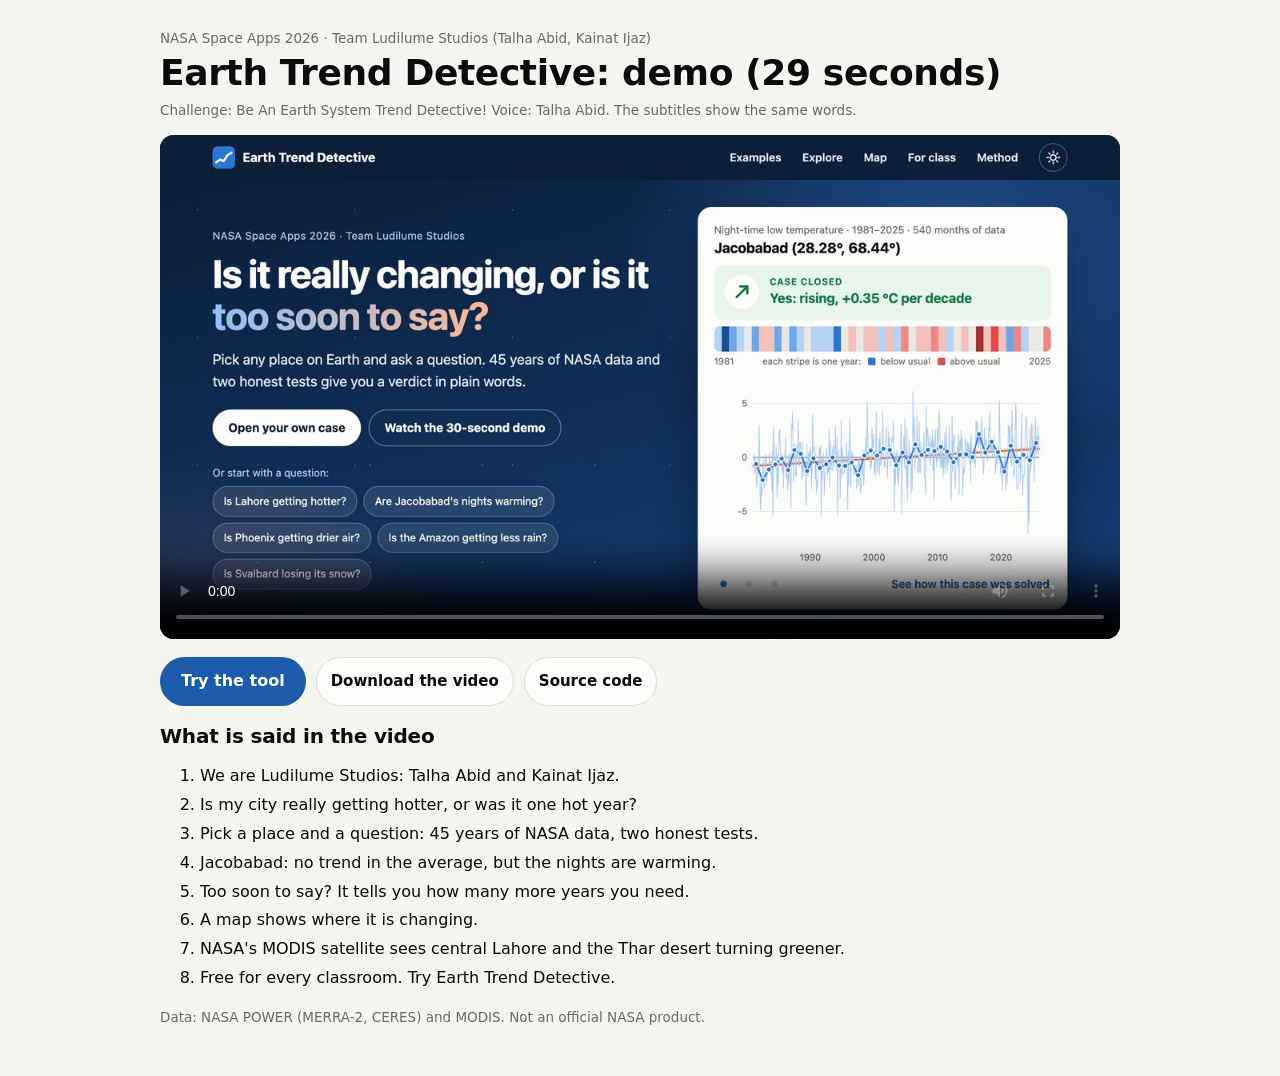
<file: web/demo.html>
<!doctype html>
<html lang="en">
<head>
  <meta charset="utf-8">
  <meta name="viewport" content="width=device-width, initial-scale=1">
  <title>Demo video: Earth Trend Detective</title>
  <meta name="description" content="A 29-second demo of Earth Trend Detective, by team Ludilume Studios for NASA Space Apps 2026.">
  <meta name="theme-color" content="#0b1f3a">
  <link rel="icon" href="favicon.svg" type="image/svg+xml">
  <link rel="stylesheet" href="css/app.css">
  <style>
    .demo-page { max-width: 1000px; margin: 0 auto; padding: 28px 20px 48px; }
    .demo-page video { width: 100%; height: auto; border-radius: 14px; background: #000; display: block; }
    .demo-page h1 { font-size: clamp(26px, 4vw, 36px); margin: 0 0 6px; }
    .demo-links { display: flex; flex-wrap: wrap; gap: 10px; margin: 18px 0; }
    .transcript li { margin-bottom: 4px; }
  </style>
</head>
<body>
  <main class="demo-page">
    <p class="result-kicker">NASA Space Apps 2026 · Team Ludilume Studios (Talha Abid, Kainat Ijaz)</p>
    <h1>Earth Trend Detective: demo (29 seconds)</h1>
    <p class="hint" style="margin-bottom:14px">Challenge: Be An Earth System Trend Detective! Voice: Talha Abid. The subtitles show the same words.</p>
    <video controls playsinline preload="metadata" poster="share.jpg">
      <source src="demo/earth-trend-detective-demo.mp4" type="video/mp4">
      Your browser cannot play this video. <a href="demo/earth-trend-detective-demo.mp4">Download it instead</a>.
    </video>
    <div class="demo-links">
      <a class="button primary" href="./">Try the tool</a>
      <a class="button secondary" href="demo/earth-trend-detective-demo.mp4" download>Download the video</a>
      <a class="button secondary" href="https://github.com/talhaabidj/earth-trend-detective">Source code</a>
    </div>
    <h2 style="font-size:20px">What is said in the video</h2>
    <ol class="transcript">
      <li>We are Ludilume Studios: Talha Abid and Kainat Ijaz.</li>
      <li>Is my city really getting hotter, or was it one hot year?</li>
      <li>Pick a place and a question: 45 years of NASA data, two honest tests.</li>
      <li>Jacobabad: no trend in the average, but the nights are warming.</li>
      <li>Too soon to say? It tells you how many more years you need.</li>
      <li>A map shows where it is changing.</li>
      <li>NASA's MODIS satellite sees central Lahore and the Thar desert turning greener.</li>
      <li>Free for every classroom. Try Earth Trend Detective.</li>
    </ol>
    <p class="source">Data: NASA POWER (MERRA-2, CERES) and MODIS. Not an official NASA product.</p>
  </main>
</body>
</html>
</file>
<file: web/css/app.css>
/* Colours and sizes are set once here; the dark values are repeated for the system setting and
   for the theme button. */
:root {
  color-scheme: light;
  --page: #f4f4f1;
  --surface-1: #fdfdfc;
  --surface-2: #eeede9;
  --border: #dddcd6;
  --text-primary: #0b0b0b;
  --text-secondary: #4d4c49;
  --text-muted: #6a6965;
  --accent: #2a78d6;
  --accent-strong: #1c5cab;
  --accent-soft: #e6f0fc;
  --link: #1c5cab;
  --series-1: #2a78d6;
  --series-faint: #a9cbf5;
  --trend: #eb6834;
  --trend-band: rgba(235, 104, 52, 0.15);
  --stripe-middle: #e9e8e3;
  --grid: #e6e5e0;
  --clear: #0f7b3e;
  --clear-bg: #e7f5ec;
  --mixed: #8f5b00;
  --mixed-bg: #fff3d9;
  --not-yet: #1c5cab;
  --not-yet-bg: #e6f0fc;
  --none: #4d4c49;
  --none-bg: #eeede9;
  --error: #b3261e;
  --hero-top: #0b1f3a;
  --hero-bottom: #14407a;
  --shadow: 0 1px 2px rgba(11, 31, 58, 0.06), 0 8px 24px rgba(11, 31, 58, 0.08);
  --radius: 14px;
  --font: system-ui, -apple-system, "Segoe UI", Roboto, "Helvetica Neue", Arial, sans-serif;
}
@media (prefers-color-scheme: dark) {
  :root:not([data-theme="light"]) {
    color-scheme: dark;
    --page: #0f1114;
    --surface-1: #181b20;
    --surface-2: #23272e;
    --border: #323741;
    --text-primary: #f1f0ed;
    --text-secondary: #c5c4bc;
    --text-muted: #9c9b94;
    --accent: #3987e5;
    --accent-strong: #1c5cab;
    --accent-soft: #15273f;
    --link: #8dbcf2;
    --series-1: #4a94ea;
    --series-faint: #2a4670;
    --trend: #ec7b4d;
    --trend-band: rgba(236, 123, 77, 0.2);
    --stripe-middle: #3a3d44;
    --grid: #2a2e36;
    --clear: #62cf91;
    --clear-bg: #13281c;
    --mixed: #e8b452;
    --mixed-bg: #2d2311;
    --not-yet: #8dbcf2;
    --not-yet-bg: #142337;
    --none: #c5c4bc;
    --none-bg: #23272e;
    --error: #f2908a;
    --hero-top: #081528;
    --hero-bottom: #0e2c55;
    --shadow: 0 1px 2px rgba(0, 0, 0, 0.3), 0 8px 24px rgba(0, 0, 0, 0.35);
  }
}
:root[data-theme="dark"] {
  color-scheme: dark;
  --page: #0f1114;
  --surface-1: #181b20;
  --surface-2: #23272e;
  --border: #323741;
  --text-primary: #f1f0ed;
  --text-secondary: #c5c4bc;
  --text-muted: #9c9b94;
  --accent: #3987e5;
  --accent-strong: #1c5cab;
  --accent-soft: #15273f;
  --link: #8dbcf2;
  --series-1: #4a94ea;
  --series-faint: #2a4670;
  --trend: #ec7b4d;
  --trend-band: rgba(236, 123, 77, 0.2);
  --stripe-middle: #3a3d44;
  --grid: #2a2e36;
  --clear: #62cf91;
  --clear-bg: #13281c;
  --mixed: #e8b452;
  --mixed-bg: #2d2311;
  --not-yet: #8dbcf2;
  --not-yet-bg: #142337;
  --none: #c5c4bc;
  --none-bg: #23272e;
  --error: #f2908a;
  --hero-top: #081528;
  --hero-bottom: #0e2c55;
  --shadow: 0 1px 2px rgba(0, 0, 0, 0.3), 0 8px 24px rgba(0, 0, 0, 0.35);
}

* { box-sizing: border-box; }
html { scroll-behavior: smooth; scroll-padding-top: 76px; }
@media (prefers-reduced-motion: reduce) {
  html { scroll-behavior: auto; }
  * { transition: none !important; animation: none !important; }
}
body { margin: 0; background: var(--page); color: var(--text-primary); font: 16px/1.55 var(--font); transition: background-color 0.25s, color 0.25s; }
a { color: var(--link); }
h1, h2, h3, h4 { line-height: 1.2; letter-spacing: -0.01em; }
p { margin: 0 0 10px; }
.wrap { max-width: 1180px; margin: 0 auto; padding: 0 20px; }
:focus-visible { outline: 3px solid var(--accent); outline-offset: 2px; border-radius: 4px; }
.skip-link { position: absolute; left: -999px; top: 8px; background: var(--surface-1); color: var(--text-primary); padding: 8px 14px; border-radius: 8px; z-index: 2000; }
.skip-link:focus { left: 8px; }
.visually-hidden { position: absolute; width: 1px; height: 1px; overflow: hidden; clip-path: inset(50%); white-space: nowrap; }
.no-script { margin: 0; padding: 14px 20px; background: var(--mixed-bg); color: var(--text-primary); text-align: center; }

/* --- Top bar and hero ------------------------------------------------------------------------ */
.top-bar { position: sticky; top: 0; z-index: 1500; background: var(--hero-top); color: #fff; transition: box-shadow 0.25s, background-color 0.25s; }
.top-bar.scrolled { background: color-mix(in srgb, var(--hero-top) 86%, transparent); backdrop-filter: blur(12px); -webkit-backdrop-filter: blur(12px); box-shadow: 0 6px 24px rgba(0, 0, 0, 0.28); }
.top-bar-inner { display: flex; align-items: center; gap: 16px; padding-top: 11px; padding-bottom: 11px; }
.hero-band { position: relative; overflow: hidden; background: linear-gradient(165deg, var(--hero-top), var(--hero-bottom)); color: #fff; padding-bottom: 76px; }
.hero-band > .hero { position: relative; }
/* A slow glow and a few faint stars behind the first screen. */
.hero-sky { position: absolute; inset: -40px; pointer-events: none;
  background:
    radial-gradient(620px 420px at 80% 16%, rgba(57, 135, 229, 0.42), transparent 70%),
    radial-gradient(520px 380px at 6% 92%, rgba(235, 104, 52, 0.17), transparent 70%),
    radial-gradient(1.5px 1.5px at 20px 30px, rgba(255, 255, 255, 0.55) 50%, transparent 51%) 0 0 / 150px 130px,
    radial-gradient(1px 1px at 90px 80px, rgba(255, 255, 255, 0.4) 50%, transparent 51%) 0 0 / 210px 170px;
  animation: drift 26s ease-in-out infinite alternate; }
@keyframes drift { to { transform: translate3d(-26px, 16px, 0) scale(1.05); } }
.accent { background: linear-gradient(90deg, #8fc0f8, #ffb892); -webkit-background-clip: text; background-clip: text; color: transparent; }
.brand { display: flex; align-items: center; gap: 10px; color: #fff; text-decoration: none; font-weight: 700; font-size: 17px; }
.top-nav { display: flex; gap: 4px; margin-left: auto; flex-wrap: wrap; }
.top-nav a { color: #dbe6f5; text-decoration: none; padding: 7px 12px; border-radius: 999px; font-size: 15px; font-weight: 600; }
.top-nav a { transition: background-color 0.2s, color 0.2s; }
.top-nav a:hover { background: rgba(255, 255, 255, 0.12); color: #fff; }
.top-nav a[aria-current="true"] { background: rgba(255, 255, 255, 0.18); color: #fff; }
.icon-button { display: inline-grid; place-items: center; width: 38px; height: 38px; border-radius: 50%; border: 1px solid rgba(255, 255, 255, 0.3); background: transparent; color: #fff; cursor: pointer; }
.icon-button:hover { background: rgba(255, 255, 255, 0.12); }

.hero { display: grid; grid-template-columns: minmax(0, 1.1fr) minmax(0, 0.9fr); gap: 44px; align-items: center; padding-top: 36px; }
.eyebrow { font-size: 14px; color: #a9c3e6; letter-spacing: 0.03em; margin-bottom: 12px; }
.hero h1 { margin: 0 0 16px; font-size: clamp(32px, 4.6vw, 52px); line-height: 1.08; letter-spacing: -0.025em; }
.lead { font-size: 19px; color: #dbe6f5; max-width: 34em; margin-bottom: 22px; }
.hero-actions { display: flex; flex-wrap: wrap; gap: 10px; margin-bottom: 24px; }
.starter-label { font-size: 14px; color: #a9c3e6; margin-bottom: 8px; }
.starters { display: flex; flex-wrap: wrap; gap: 8px; }
.starter { font: inherit; font-size: 14.5px; padding: 8px 14px; border-radius: 999px; cursor: pointer; background: rgba(255, 255, 255, 0.1); color: #fff; border: 1px solid rgba(255, 255, 255, 0.28); }
.starter:hover { background: rgba(255, 255, 255, 0.2); }

.hero-case { background: var(--surface-1); color: var(--text-primary); border-radius: 18px; padding: 20px 22px 16px; box-shadow: 0 20px 50px rgba(0, 0, 0, 0.35); }
.hero-case .result { margin: 0; padding: 0; border: 0; background: none; }
.hero-case .result-head h3 { font-size: 19px; }
.hero-case .verdict { margin: 12px 0 8px; padding: 12px 14px; }
.hero-case .verdict h4 { font-size: 18px; }
.hero-case .verdict p:last-child { display: none; }
.hero-case .result-tabs, .hero-case .source, .hero-case .warnings, .hero-case .panel-note, .hero-case .tiles, .hero-case .legend { display: none; }
.hero-case .stripe-box { margin-bottom: 4px; }
.hero-case .stripes { height: 34px; }
.hero-case .result-panel { padding: 0; border: 0; }
.hero-case-foot { display: flex; align-items: center; justify-content: space-between; gap: 10px; margin-top: 6px; }
.dots { display: flex; gap: 8px; }
.dot { width: 26px; height: 26px; border-radius: 50%; border: 0; background: transparent; cursor: pointer; display: grid; place-items: center; padding: 0; }
.dot::before { content: ""; width: 9px; height: 9px; border-radius: 50%; background: var(--border); }
.dot[aria-pressed="true"]::before { background: var(--accent); }
.text-button { font: inherit; font-weight: 600; font-size: 15px; background: none; border: 0; color: var(--link); cursor: pointer; padding: 6px 2px; }

/* --- Buttons and small controls -------------------------------------------------------------- */
.button, .chip, .tab, .starter, .story-card, .step-card, .variable-card, .class-steps li, .fact { transition: transform 0.18s cubic-bezier(0.22, 1, 0.36, 1), box-shadow 0.18s, border-color 0.18s, background-color 0.18s, filter 0.18s; }
.button:hover, .starter:hover { transform: translateY(-1px); }
.button:active, .chip:active, .starter:active { transform: scale(0.98); }
.story-card:hover, .step-card:hover, .class-steps li:hover { transform: translateY(-3px); box-shadow: var(--shadow); }
.button { display: inline-flex; align-items: center; justify-content: center; gap: 8px; font: inherit; font-weight: 700; font-size: 16px; padding: 11px 20px; border-radius: 999px; border: 1px solid transparent; cursor: pointer; text-decoration: none; }
.button.primary { background: var(--accent-strong); color: #fff; }
.hero-band .button.primary { background: #fff; color: #0b1f3a; }
.button.primary:hover { filter: brightness(1.08); }
.button.primary:disabled { opacity: 0.6; cursor: progress; }
.button.ghost { background: transparent; color: #fff; border-color: rgba(255, 255, 255, 0.45); }
.button.ghost:hover { background: rgba(255, 255, 255, 0.12); }
.button.secondary { background: var(--surface-1); color: var(--text-primary); border-color: var(--border); font-size: 15px; font-weight: 600; padding: 8px 14px; }
.button.secondary:hover { border-color: var(--accent); }
.button.wide { width: 100%; }
.chips { display: inline-flex; flex-wrap: wrap; gap: 6px; }
.chip, .tab { display: inline-flex; align-items: center; gap: 6px; font: inherit; font-size: 14px; padding: 6px 12px; border-radius: 999px; cursor: pointer; background: var(--surface-2); color: var(--text-primary); border: 1px solid transparent; }
.chip:hover, .tab:hover { border-color: var(--accent); }
.chip[aria-pressed="true"], .tab[aria-selected="true"] { background: var(--accent-strong); color: #fff; }
input[type="number"], input[type="search"], select { font: inherit; color: var(--text-primary); background: var(--surface-1); border: 1px solid var(--border); border-radius: 10px; padding: 8px 10px; min-width: 0; }
.step-number { display: inline-grid; place-items: center; flex: none; width: 34px; height: 34px; border-radius: 50%; background: var(--accent-strong); color: #fff; font-weight: 700; }
.step-number.small { width: 26px; height: 26px; font-size: 14px; }

/* --- Three steps ----------------------------------------------------------------------------- */
.steps { display: grid; grid-template-columns: repeat(3, 1fr); gap: 16px; margin-top: -44px; position: relative; }
.step-card { display: flex; gap: 14px; align-items: flex-start; background: var(--surface-1); border: 1px solid var(--border); border-radius: var(--radius); padding: 16px 18px; box-shadow: var(--shadow); }
.step-card strong { display: block; font-size: 17px; margin-bottom: 2px; }
.step-card p { margin: 0; font-size: 14.5px; color: var(--text-secondary); }

/* --- The tool in numbers --------------------------------------------------------------------- */
.facts { display: grid; grid-template-columns: repeat(4, minmax(0, 1fr)); gap: 16px; margin-top: 36px; }
.fact { display: flex; gap: 12px; align-items: center; padding: 6px 4px; }
.fact strong { font-size: 42px; line-height: 1; font-weight: 800; letter-spacing: -0.03em; color: var(--link); font-variant-numeric: tabular-nums; min-width: 1.3em; text-align: right; }
.fact > span { font-size: 14.5px; color: var(--text-secondary); }

/* --- Sections and panels --------------------------------------------------------------------- */
.section { margin: 56px 0 0; }
.section-head { margin-bottom: 18px; }
.section-head h2 { margin: 0 0 4px; font-size: clamp(24px, 3vw, 30px); }
.section-head p { margin: 0; color: var(--text-secondary); max-width: 46em; }
.panel { background: var(--surface-1); border: 1px solid var(--border); border-radius: var(--radius); padding: 20px; }
.hint { font-size: 13.5px; color: var(--text-muted); margin: 6px 0 0; }
.source { font-size: 13.5px; color: var(--text-muted); margin: 12px 0 0; }
.status { min-height: 0; margin: 0; color: var(--text-secondary); }
.status:not(:empty) { margin-bottom: 12px; padding: 10px 14px; border-radius: 10px; background: var(--accent-soft); }
.status.error { color: var(--error); background: var(--mixed-bg); }
.status.busy::before { content: ""; display: inline-block; width: 14px; height: 14px; margin-right: 8px; vertical-align: -2px; border: 2px solid var(--accent); border-right-color: transparent; border-radius: 50%; animation: spin 0.8s linear infinite; }
@keyframes spin { to { transform: rotate(360deg); } }

/* --- Examples -------------------------------------------------------------------------------- */
.story-list { display: grid; grid-template-columns: repeat(auto-fit, minmax(230px, 1fr)); gap: 14px; }
.story-card { text-align: left; font: inherit; color: var(--text-primary); cursor: pointer; padding: 16px 18px; border-radius: var(--radius); border: 1px solid var(--border); background: var(--surface-1); display: flex; flex-direction: column; gap: 6px; }
.story-card:hover, .story-card[aria-pressed="true"] { border-color: var(--accent); box-shadow: var(--shadow); }
.story-card strong { font-size: 17px; }
.story-card span { font-size: 14.5px; color: var(--text-secondary); }
.badges { display: flex; flex-wrap: wrap; gap: 6px; margin-top: auto; padding-top: 6px; }
.badge { font-size: 12.5px; font-weight: 700; padding: 3px 9px; border-radius: 999px; }
.badge.clear { background: var(--clear-bg); color: var(--clear); }
.badge.mixed { background: var(--mixed-bg); color: var(--mixed); }
.badge.not-yet { background: var(--not-yet-bg); color: var(--not-yet); }
.badge.none { background: var(--none-bg); color: var(--none); }
.story-player { margin-top: 16px; }
.story-top { display: flex; justify-content: space-between; align-items: center; gap: 12px; }
.story-top h3 { margin: 0; font-size: 20px; }
.story-step-label { font-size: 13.5px; color: var(--text-muted); margin: 2px 0 10px; }
.story-text { font-size: 17px; max-width: 52em; }
.story-nav { display: flex; gap: 10px; align-items: center; margin-top: 16px; }

/* --- Explorer -------------------------------------------------------------------------------- */
.workspace { display: grid; grid-template-columns: 400px minmax(0, 1fr); gap: 24px; align-items: start; }
.controls { position: sticky; top: 76px; max-height: calc(100vh - 92px); overflow-y: auto; }
.control-group { border: 0; padding: 0; margin: 0 0 20px; min-width: 0; }
.control-group legend { display: flex; align-items: center; gap: 10px; font-weight: 700; font-size: 17px; padding: 0; margin-bottom: 10px; }
.search { position: relative; }
.search input { width: 100%; padding-left: 38px; font-size: 16px; }
.search-icon { position: absolute; left: 12px; top: 50%; transform: translateY(-50%); color: var(--text-muted); pointer-events: none; }
.search-options { position: absolute; z-index: 1200; left: 0; right: 0; top: calc(100% + 4px); margin: 0; padding: 6px; list-style: none; background: var(--surface-1); border: 1px solid var(--border); border-radius: 12px; box-shadow: var(--shadow); }
.search-options li { padding: 8px 10px; border-radius: 8px; cursor: pointer; display: flex; flex-direction: column; }
.search-options li span { font-size: 13px; color: var(--text-muted); }
.search-options li[role="option"]:hover, .search-options li[aria-selected="true"] { background: var(--accent-soft); }
.search-options .search-note { cursor: default; color: var(--text-secondary); font-size: 14px; }
.place-buttons { display: flex; flex-wrap: wrap; gap: 6px; margin: 10px 0; }
.place-buttons .chips { display: contents; }
.map { height: 180px; border-radius: 12px; border: 1px solid var(--border); z-index: 0; }
.map.tall { height: 480px; margin-top: 10px; }
.chosen-place { font-weight: 600; margin: 8px 0 0; }
.more-options { margin-top: 10px; }
.more-options summary { cursor: pointer; font-size: 14.5px; color: var(--text-secondary); }
.place-row { display: flex; flex-wrap: wrap; gap: 12px; margin: 10px 0; }
.place-row label, .map-controls label { display: flex; flex-direction: column; font-size: 13.5px; color: var(--text-secondary); gap: 3px; }
.place-row input { width: 120px; }
.area-choice { display: flex; flex-direction: column; gap: 4px; font-size: 14.5px; }
.area-choice label { display: flex; gap: 8px; align-items: center; }
.tabs { display: flex; flex-wrap: wrap; gap: 6px; margin-bottom: 10px; }
.variable-list { display: flex; flex-direction: column; gap: 8px; }
.variable-card { text-align: left; font: inherit; cursor: pointer; padding: 10px 12px; border-radius: 12px; background: var(--surface-1); color: var(--text-primary); border: 1px solid var(--border); }
.variable-card:hover { border-color: var(--accent); }
.variable-card[aria-pressed="true"] { border-color: var(--accent); background: var(--accent-soft); box-shadow: inset 0 0 0 1px var(--accent); }
.variable-card strong { display: block; font-size: 15.5px; }
.variable-card span { font-size: 13.5px; color: var(--text-secondary); }
.variable-card em { font-style: normal; font-size: 12px; font-weight: 700; color: var(--link); margin-left: 6px; }
.helper { display: block; margin-top: 12px; font-size: 14.5px; color: var(--text-secondary); }
.helper select { margin-top: 4px; width: 100%; }

.empty { text-align: center; padding: 48px 24px; color: var(--text-secondary); }
.empty h3 { margin: 12px 0 6px; color: var(--text-primary); }
.empty p { max-width: 30em; margin: 0 auto; }
.results { display: flex; flex-direction: column; gap: 16px; }
.compare-grid { display: grid; grid-template-columns: minmax(0, 1fr); gap: 16px; }
@media (min-width: 1100px) { .compare-grid.two { grid-template-columns: minmax(0, 1fr) minmax(0, 1fr); } }
.result { background: var(--surface-1); border: 1px solid var(--border); border-radius: var(--radius); padding: 20px; min-width: 0; }
.result-kicker { font-size: 13.5px; color: var(--text-muted); margin: 0 0 2px; }
.result-head h3 { margin: 0; font-size: 22px; overflow-wrap: anywhere; }
.verdict { display: flex; gap: 14px; align-items: flex-start; border-radius: 12px; padding: 16px 18px; margin: 14px 0; }
.verdict-icon { flex: none; display: grid; place-items: center; width: 46px; height: 46px; border-radius: 50%; background: var(--surface-1); }
.case-status { font-size: 12.5px; font-weight: 700; letter-spacing: 0.06em; text-transform: uppercase; margin: 0 0 2px; }
.verdict h4 { margin: 0 0 6px; font-size: 22px; }
.verdict p:last-child { margin: 0; color: var(--text-primary); }
.verdict.clear { background: var(--clear-bg); } .verdict.clear h4, .verdict.clear .case-status, .verdict.clear .verdict-icon { color: var(--clear); }
.verdict.mixed { background: var(--mixed-bg); } .verdict.mixed h4, .verdict.mixed .case-status, .verdict.mixed .verdict-icon { color: var(--mixed); }
.verdict.not-yet { background: var(--not-yet-bg); } .verdict.not-yet h4, .verdict.not-yet .case-status, .verdict.not-yet .verdict-icon { color: var(--not-yet); }
.verdict.none { background: var(--none-bg); } .verdict.none .case-status, .verdict.none .verdict-icon { color: var(--none); }
.tiles { display: grid; grid-template-columns: repeat(3, minmax(0, 1fr)); gap: 10px; margin: 0 0 14px; }
.tile { background: var(--surface-2); border-radius: 12px; padding: 11px 14px; display: flex; flex-direction: column; gap: 2px; min-width: 0; }
.tile-label { font-size: 12.5px; color: var(--text-muted); font-weight: 600; }
.tile-value { font-size: clamp(16px, 1.9vw, 23px); font-weight: 800; letter-spacing: -0.02em; font-variant-numeric: tabular-nums; overflow-wrap: anywhere; }
.compare-grid.two .tile-value { font-size: 17px; }
.stripe-box { margin: 0 0 14px; }
.stripes { display: flex; height: 44px; border-radius: 8px; overflow: hidden; }
.stripes span { flex: 1; }
.stripe-labels { display: flex; justify-content: space-between; gap: 8px; font-size: 12px; color: var(--text-muted); margin-top: 4px; }
.stripe-labels i { display: inline-block; width: 10px; height: 10px; border-radius: 2px; vertical-align: -1px; margin: 0 3px 0 6px; }
.stripe-labels .below { background: #2a78d6; }
.stripe-labels .above { background: #e34948; }
.results.refreshing { opacity: 0.5; pointer-events: none; transition: opacity 0.2s; }
.bone { height: 14px; margin-bottom: 12px; border-radius: 8px; background: linear-gradient(90deg, var(--surface-2) 25%, var(--border) 37%, var(--surface-2) 63%); background-size: 400% 100%; animation: shimmer 1.4s ease infinite; }
.bone.short { width: 40%; } .bone.title { width: 65%; height: 24px; } .bone.block { height: 96px; } .bone.chart { height: 240px; margin: 0; }
@keyframes shimmer { from { background-position: 100% 0; } to { background-position: 0 0; } }
.pin { background: none; border: 0; }
.pin-drop { display: block; filter: drop-shadow(0 3px 3px rgba(0, 0, 0, 0.35)); }
.warnings { margin: 0 0 12px; padding-left: 20px; color: var(--text-secondary); font-size: 14.5px; }
.second-opinion { border: 1px solid var(--border); border-left: 5px solid var(--none); border-radius: 10px; padding: 12px 14px; margin: 0 0 14px; font-size: 14.5px; color: var(--text-primary); background: var(--surface-1); }
.second-opinion p { margin: 0 0 4px; }
.second-opinion p:last-child { margin-bottom: 0; }
.second-opinion-title { font-weight: 700; }
.second-opinion.agree { border-left-color: var(--clear); }
.second-opinion.disagree { border-left-color: var(--mixed); background: var(--mixed-bg); }
.second-opinion.missing { color: var(--text-secondary); }
.second-opinion-source { font-size: 13px; color: var(--text-muted); }
.hero-case .second-opinion { display: none; }
.result-tabs { display: flex; gap: 2px; overflow-x: auto; border-bottom: 1px solid var(--border); }
.result-tabs button { font: inherit; font-size: 15px; font-weight: 600; white-space: nowrap; padding: 9px 13px; background: none; border: 0; border-bottom: 3px solid transparent; color: var(--text-secondary); cursor: pointer; margin-bottom: -1px; }
.result-tabs button:hover { color: var(--text-primary); }
.result-tabs button[aria-selected="true"] { color: var(--link); border-bottom-color: var(--accent); }
.result-panel { padding-top: 12px; }
.panel-note { font-size: 14px; color: var(--text-secondary); margin: 0 0 6px; }
.numbers { margin: 4px 0 10px; padding-left: 20px; font-size: 15px; }
.numbers li { margin-bottom: 6px; }
.actions { display: flex; flex-wrap: wrap; gap: 8px; }
.compare-box { display: flex; flex-wrap: wrap; gap: 8px; align-items: center; padding: 14px 16px; }
.compare-box .search { flex: 1 1 240px; }
.compare-box p { margin: 0; flex-basis: 100%; font-weight: 600; }

/* --- Charts ---------------------------------------------------------------------------------- */
.chart-box { position: relative; }
.chart { display: block; overflow: visible; }
.chart .grid line { stroke: var(--grid); stroke-width: 1; }
.chart .tick { fill: var(--text-muted); font-size: 12px; font-family: var(--font); }
.chart .zero { stroke: var(--text-muted); stroke-width: 1; }
.chart .series-line { fill: none; stroke: var(--series-1); stroke-width: 1.5; stroke-linejoin: round; stroke-linecap: round; }
.chart .series-line.faded { stroke: var(--series-faint); stroke-width: 1; }
.chart .yearly-line { fill: none; stroke: var(--series-1); stroke-width: 2; stroke-linejoin: round; }
.chart .yearly-dot { fill: var(--series-1); stroke: var(--surface-1); stroke-width: 1.5; }
.chart .trend-line { stroke: var(--trend); stroke-width: 2.5; stroke-linecap: round; }
.chart .trend-band { fill: var(--trend-band); }
.chart .season-bar { fill: var(--series-1); }
.chart .crosshair { stroke: var(--text-muted); stroke-width: 1; }
.chart .hover-dot { fill: var(--series-1); stroke: var(--surface-1); stroke-width: 2; }
.chart-tip { position: absolute; transform: translate(-50%, -100%); pointer-events: none; white-space: nowrap; background: var(--text-primary); color: var(--surface-1); font-size: 13px; padding: 6px 9px; border-radius: 6px; }
.legend { display: flex; gap: 14px; font-size: 13px; color: var(--text-secondary); margin: 2px 0 4px; flex-wrap: wrap; }
.legend i { display: inline-block; width: 16px; height: 3px; vertical-align: middle; margin-right: 6px; border-radius: 2px; }
.table-scroll { max-height: 320px; overflow: auto; }
.data-table { border-collapse: collapse; font-size: 14px; width: 100%; font-variant-numeric: tabular-nums; }
.data-table th, .data-table td { padding: 5px 12px 5px 0; text-align: right; border-bottom: 1px solid var(--grid); }
.data-table th { color: var(--text-secondary); font-weight: 600; position: sticky; top: 0; background: var(--surface-1); }
.data-table th:first-child, .data-table td:first-child { text-align: left; }

/* --- Trend map ------------------------------------------------------------------------------- */
.map-controls { display: flex; flex-wrap: wrap; gap: 12px; align-items: flex-end; }
.map-question { font-weight: 600; margin: 12px 0 0; }
.map-summary { font-size: 17px; margin: 10px 0 0; }
.map-legend { display: flex; flex-wrap: wrap; gap: 6px 14px; font-size: 13px; color: var(--text-secondary); margin-top: 10px; align-items: center; }
.map-legend i { display: inline-block; width: 14px; height: 14px; border-radius: 3px; vertical-align: -2px; margin-right: 5px; }

/* --- Classroom and method -------------------------------------------------------------------- */
.class-steps { list-style: none; counter-reset: step; margin: 0; padding: 0; display: grid; grid-template-columns: repeat(auto-fit, minmax(230px, 1fr)); gap: 14px; }
.class-steps li { counter-increment: step; background: var(--surface-1); border: 1px solid var(--border); border-radius: var(--radius); padding: 16px 18px; font-size: 15px; color: var(--text-secondary); }
.class-steps li::before { content: counter(step); display: grid; place-items: center; width: 28px; height: 28px; border-radius: 50%; background: var(--accent-soft); color: var(--link); font-weight: 700; margin-bottom: 8px; }
.class-steps strong { color: var(--text-primary); }
.method-grid { display: grid; grid-template-columns: minmax(0, 1.5fr) minmax(0, 1fr); gap: 16px; align-items: start; }
.prose ol { padding-left: 20px; margin: 0 0 12px; }
.prose li { margin-bottom: 8px; }
.prose h3 { margin: 0 0 10px; }
.glossary { margin: 0; }
.glossary dt { font-weight: 700; margin-top: 10px; }
.glossary dd { margin: 0; color: var(--text-secondary); font-size: 15px; }
.site-footer { margin-top: 64px; padding: 32px 0 44px; font-size: 14px; background: var(--hero-top); color: #c9d8ee; }
.site-footer a { color: #a9cbf5; }

/* --- Smaller screens ------------------------------------------------------------------------- */
@media (max-width: 960px) {
  .hero { grid-template-columns: minmax(0, 1fr); gap: 28px; padding-top: 20px; }
  .workspace { grid-template-columns: minmax(0, 1fr); }
  .controls { position: static; max-height: none; }
  .method-grid { grid-template-columns: minmax(0, 1fr); }
  .steps { grid-template-columns: minmax(0, 1fr); margin-top: -36px; }
  .facts { grid-template-columns: repeat(2, minmax(0, 1fr)); }
}
@media (max-width: 600px) {
  .wrap { padding: 0 16px; }
  .top-nav { display: none; }
  .top-bar { justify-content: space-between; }
  .hero-band { padding-bottom: 60px; }
  .lead { font-size: 17px; }
  .panel, .result { padding: 16px; }
  /* The icon sits beside the heading and the explanation uses the full width. */
  .verdict { display: grid; grid-template-columns: auto minmax(0, 1fr); column-gap: 10px; padding: 14px; }
  .verdict > div:last-child { display: contents; }
  .verdict-icon { width: 38px; height: 38px; grid-row: 1 / span 2; align-self: center; }
  .verdict h4 { font-size: 19px; margin: 0; }
  .verdict p:last-child { grid-column: 1 / -1; margin-top: 8px; }
  .map { height: 220px; }
  .map.tall { height: 380px; }
  .section { margin-top: 44px; }
  .tiles { grid-template-columns: repeat(2, minmax(0, 1fr)); }
  .tile:first-child { grid-column: 1 / -1; }
  .fact strong { font-size: 34px; }
  .stripe-labels span:nth-child(2) { display: none; }
}

/* --- Motion (only when the visitor has not asked for less) ----------------------------------- */
@keyframes rise { from { opacity: 0; transform: translateY(14px); } }
@keyframes fade { from { opacity: 0; } }
@keyframes pop { from { opacity: 0; transform: scale(0.4); } 60% { transform: scale(1.12); } }
@keyframes draw { from { stroke-dashoffset: 1; } to { stroke-dashoffset: 0; } }
@keyframes grow-up { from { transform: scaleY(0); } }
@keyframes pin-fall { from { opacity: 0; transform: translateY(-18px) scale(0.85); } }
@media (prefers-reduced-motion: no-preference) {
  .hero-text > * { animation: rise 0.6s cubic-bezier(0.22, 1, 0.36, 1) both; }
  .hero-text > :nth-child(2) { animation-delay: 0.06s; } .hero-text > :nth-child(3) { animation-delay: 0.12s; }
  .hero-text > :nth-child(4) { animation-delay: 0.18s; } .hero-text > :nth-child(5) { animation-delay: 0.24s; }
  .hero-text > :nth-child(6) { animation-delay: 0.3s; }
  .hero-case { animation: rise 0.7s 0.2s cubic-bezier(0.22, 1, 0.36, 1) both; }
  .motion [data-reveal]:not([data-reveal="group"]), .motion [data-reveal="group"] > * { opacity: 0; transform: translateY(16px); transition: opacity 0.55s cubic-bezier(0.22, 1, 0.36, 1), transform 0.55s cubic-bezier(0.22, 1, 0.36, 1); }
  .motion [data-reveal="group"] > * { transition-delay: calc(var(--order, 0) * 80ms); }
  .motion [data-reveal].shown:not([data-reveal="group"]), .motion [data-reveal="group"].shown > * { opacity: 1; transform: none; }
  .results > .compare-grid > .result, .story-player > * { animation: rise 0.45s cubic-bezier(0.22, 1, 0.36, 1) both; }
  .verdict-icon { animation: pop 0.5s 0.15s cubic-bezier(0.22, 1, 0.36, 1) both; }
  .tile { animation: rise 0.45s cubic-bezier(0.22, 1, 0.36, 1) both; }
  .tile:nth-child(2) { animation-delay: 0.07s; } .tile:nth-child(3) { animation-delay: 0.14s; }
  .result-panel > * { animation: fade 0.3s both; }
  .stripes.animate span { transform-origin: bottom; animation: grow-up 0.5s cubic-bezier(0.22, 1, 0.36, 1) both; animation-delay: calc(var(--order, 0) * 14ms); }
  .chart.animate .series-line.faded, .chart.animate .trend-band, .chart.animate .yearly-dot { animation: fade 0.7s 0.3s both; }
  .chart.animate .yearly-line, .chart.animate .trend-line { stroke-dasharray: 1; animation: draw 1.1s 0.2s cubic-bezier(0.4, 0, 0.2, 1) both; }
  .chart.animate .trend-line { animation-delay: 0.9s; animation-duration: 0.8s; }
  .chart.animate .series-line:not(.faded) { animation: fade 0.6s both; }
  .chart.animate .season-bar { transform-box: fill-box; transform-origin: bottom; animation: grow-up 0.5s cubic-bezier(0.22, 1, 0.36, 1) both; }
  .pin-drop { animation: pin-fall 0.45s cubic-bezier(0.22, 1, 0.36, 1) both; }
  .trend-cell { animation: fade 0.5s both; }
  .panel, .result, .step-card, .story-card, .variable-card { transition-property: transform, box-shadow, border-color, background-color; transition-duration: 0.2s; }
}
</file>
